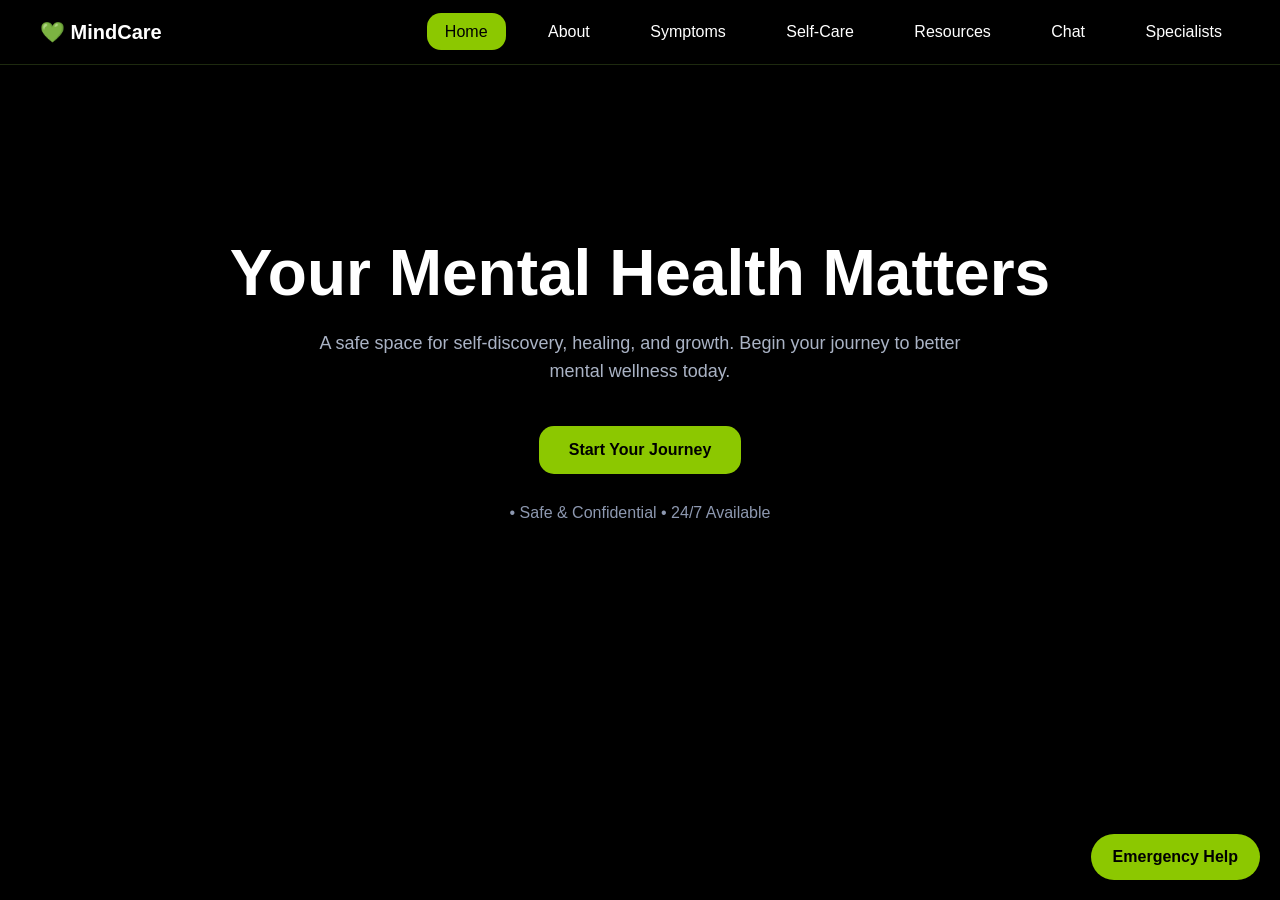
<file: index.html>
<!DOCTYPE html>
<html lang="en">
<head>
  <meta charset="UTF-8">
  <title>MindCare</title>
  <link rel="stylesheet" href="style.css">
</head>

<body>

  
  <nav class="navbar">
    <div class="logo">💚 MindCare</div>
    <div class="nav-links">
      <a href="index.html" class="active">Home</a>
      <a href="about.html">About</a>
      <a href="symptoms.html">Symptoms</a>
      <a href="selfcare.html">Self-Care</a>
      <a href="resources.html">Resources</a>
      <a href="chat.html">Chat</a>
      <a href="specialists.html">Specialists</a>
    </div>
  </nav>

  
  <section class="hero">
    <h1>Your Mental Health Matters</h1>

    <p>
      A safe space for self-discovery, healing, and growth. 
      Begin your journey to better mental wellness today.
    </p>

    <button onclick="goLogin()">Start Your Journey</button>

    <div class="hero-info">
      <span>• Safe & Confidential</span>
      <span>• 24/7 Available</span>
    </div>
  </section>
  <div class="emergency-button" onclick="showEmergencyHelp()">
  Emergency Help
</div>

  <script src="script.js"></script>
</body>
</html>
</file>
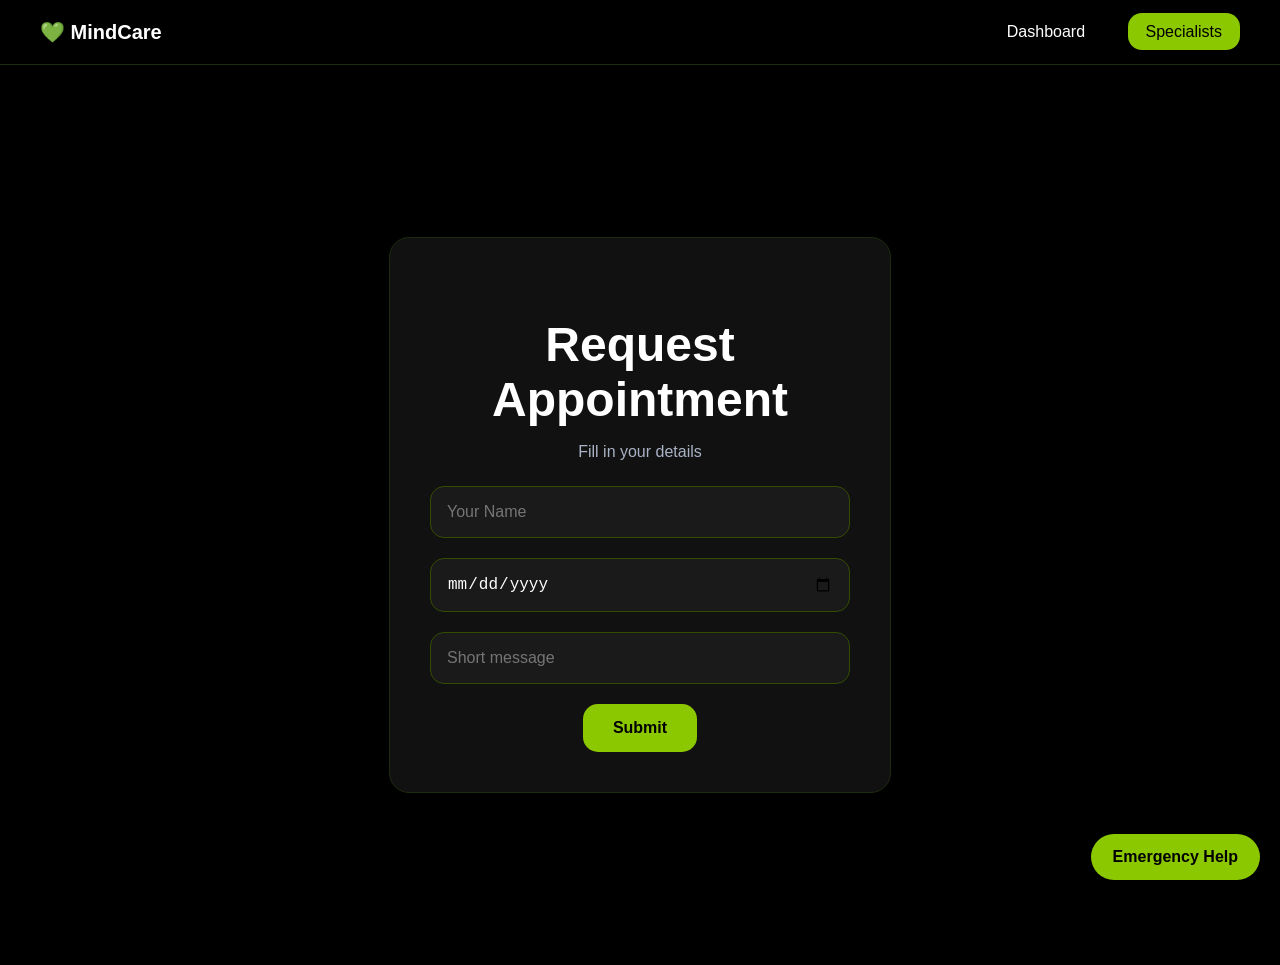
<file: appointment.html>
<!DOCTYPE html>
<html lang="en">
<head>
  <meta charset="UTF-8">
  <title>MindCare - Appointment</title>
  <link rel="stylesheet" href="style.css">
</head>
<body>

  <nav class="navbar">
    <div class="logo">💚 MindCare</div>
    <div class="nav-links">
      <a href="dashboard.html">Dashboard</a>
      <a href="specialists.html" class="active">Specialists</a>
    </div>
  </nav>

  <section class="login-page">
    <div class="login-box">
      <h1>Request Appointment</h1>
      <p>Fill in your details</p>

      <input type="text" id="name" placeholder="Your Name">
      <input type="date" id="date">
      <input type="text" id="message" placeholder="Short message">

      <button onclick="submitAppointment()">Submit</button>
    </div>
  </section>

  <div class="emergency-button" onclick="showEmergencyHelp()">
  Emergency Help
</div>

  <script src="script.js"></script>
</body>
</html>
</file>
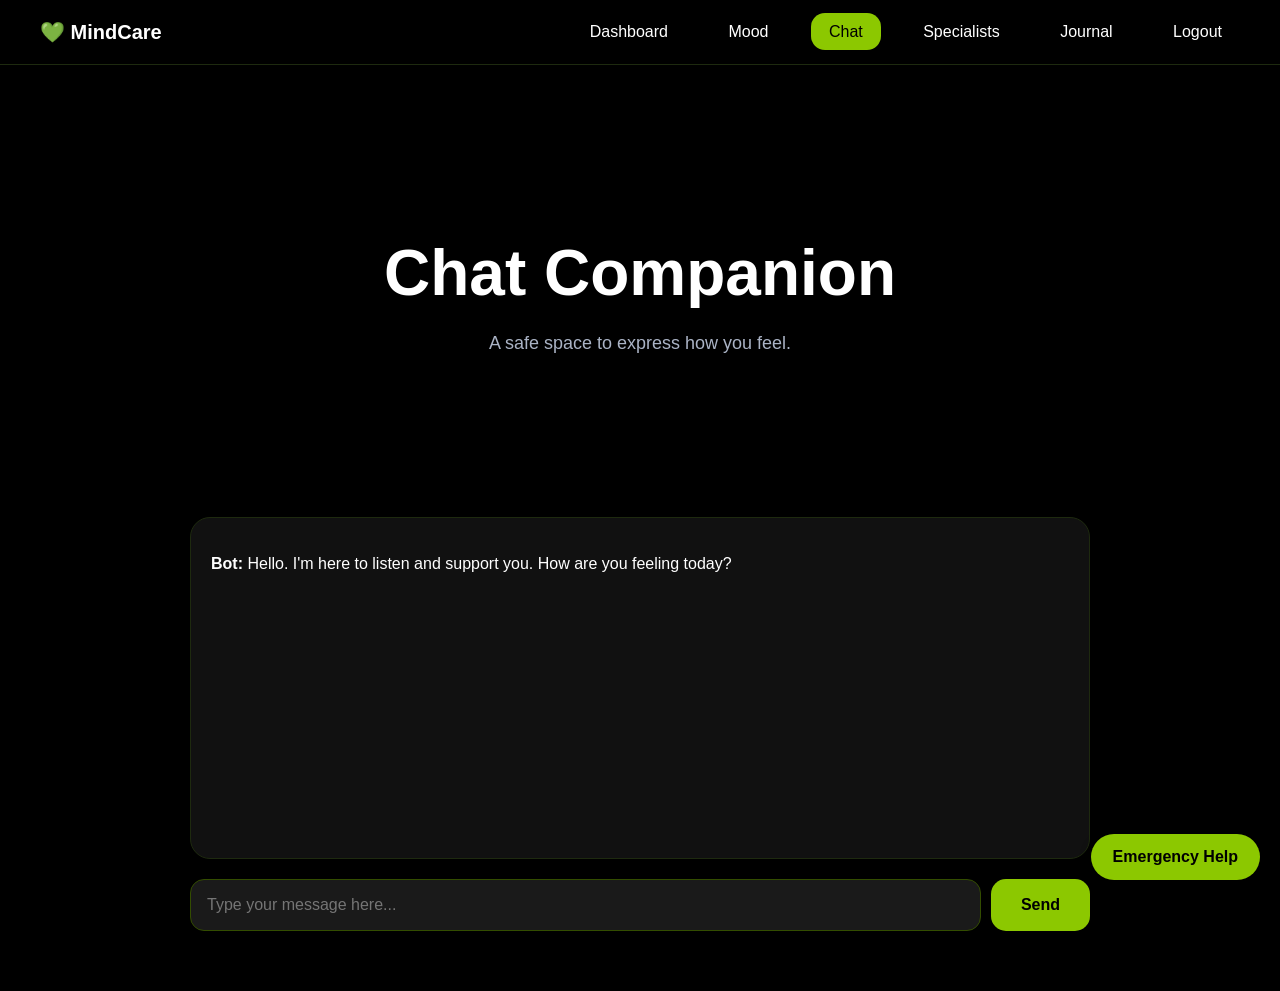
<file: chat.html>
<!DOCTYPE html>
<html lang="en">
<head>
  <meta charset="UTF-8">
  <title>MindCare - Chat</title>
  <link rel="stylesheet" href="style.css">
</head>
<body>

  <nav class="navbar">
    <div class="logo">💚 MindCare</div>
    <div class="nav-links">
      <a href="dashboard.html">Dashboard</a>
      <a href="mood.html">Mood</a>
      <a href="chat.html" class="active">Chat</a>
      <a href="specialists.html">Specialists</a>
      <a href="journal.html">Journal</a>
      <a href="index.html">Logout</a>
    </div>
  </nav>

  <section class="hero">
    <h1>Chat Companion</h1>
    <p>A safe space to express how you feel.</p>
  </section>

  <section class="chat-container">
    <div id="chatBox" class="chat-box">
      <p><strong>Bot:</strong> Hello. I'm here to listen and support you. How are you feeling today?</p>
    </div>

    <div class="chat-input-row">
      <input type="text" id="chatInput" placeholder="Type your message here...">
      <button onclick="sendMessage()">Send</button>
    </div>
  </section>

  <div class="emergency-button" onclick="showEmergencyHelp()">
  Emergency Help
</div>

  <script src="script.js"></script>
</body>
</html>
</file>
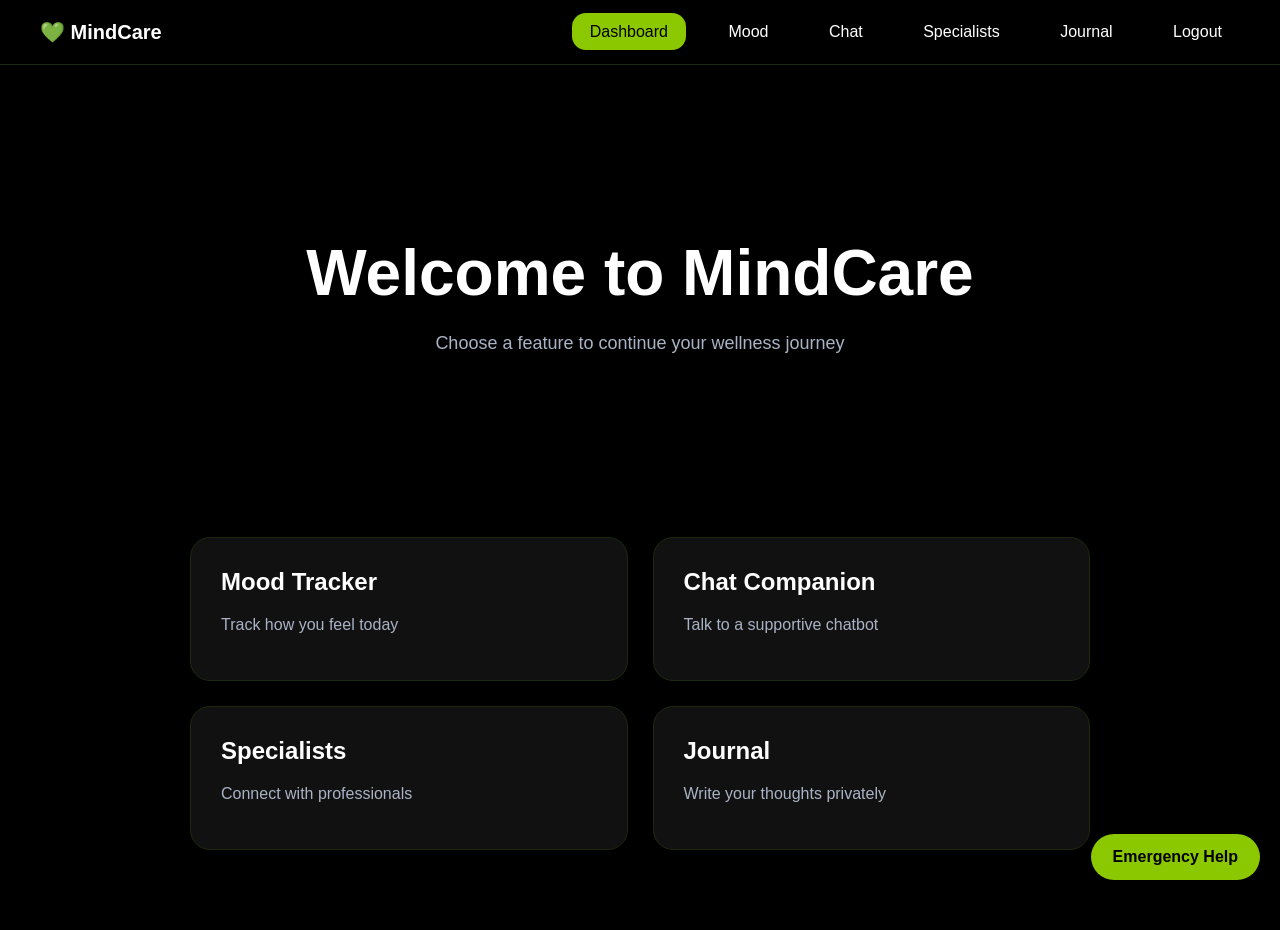
<file: dashboard.html>
<!DOCTYPE html>
<html lang="en">
<head>
  <meta charset="UTF-8">
  <title>MindCare - Dashboard</title>
  <link rel="stylesheet" href="style.css">
</head>
<body>

  <!-- NAVBAR -->
  <nav class="navbar">
    <div class="logo">💚 MindCare</div>
    <div class="nav-links">
      <a href="dashboard.html" class="active">Dashboard</a>
      <a href="mood.html">Mood</a>
      <a href="chat.html">Chat</a>
      <a href="specialists.html">Specialists</a>
      <a href="journal.html">Journal</a>
      <a href="index.html">Logout</a>
    </div>
  </nav>

  <!-- HEADER -->
  <section class="hero">
    <h1>Welcome to MindCare</h1>
    <p>Choose a feature to continue your wellness journey</p>
  </section>

  <!-- FEATURE CARDS -->
  <section class="cards-section">

    <div class="feature-card" onclick="window.location.href='mood.html'">
      <h2>Mood Tracker</h2>
      <p>Track how you feel today</p>
    </div>

    <div class="feature-card" onclick="window.location.href='chat.html'">
      <h2>Chat Companion</h2>
      <p>Talk to a supportive chatbot</p>
    </div>

    <div class="feature-card" onclick="window.location.href='specialists.html'">
      <h2>Specialists</h2>
      <p>Connect with professionals</p>
    </div>

    <div class="feature-card" onclick="window.location.href='journal.html'">
      <h2>Journal</h2>
      <p>Write your thoughts privately</p>
    </div>

  </section>
  <div class="emergency-button" onclick="showEmergencyHelp()">
  Emergency Help
</div>

</body>
</html>
</file>
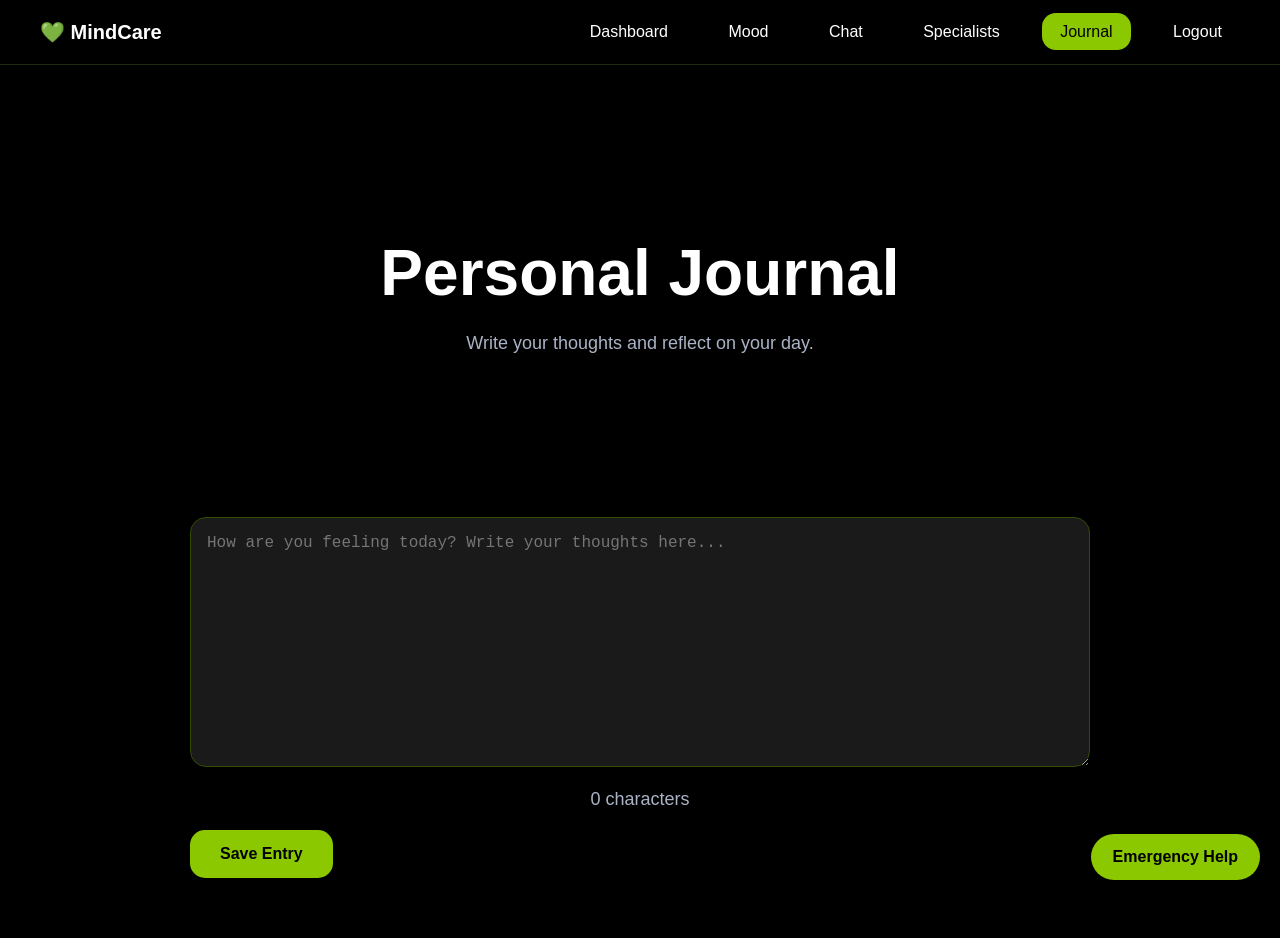
<file: journal.html>
<!DOCTYPE html>
<html lang="en">
<head>
  <meta charset="UTF-8">
  <title>MindCare - Journal</title>
  <link rel="stylesheet" href="style.css">
</head>
<body>

  <nav class="navbar">
    <div class="logo">💚 MindCare</div>
    <div class="nav-links">
      <a href="dashboard.html">Dashboard</a>
      <a href="mood.html">Mood</a>
      <a href="chat.html">Chat</a>
      <a href="specialists.html">Specialists</a>
      <a href="journal.html" class="active">Journal</a>
      <a href="index.html">Logout</a>
    </div>
  </nav>

  <section class="hero">
    <h1>Personal Journal</h1>
    <p>Write your thoughts and reflect on your day.</p>
  </section>

  <section class="chat-container">

    <textarea 
      id="journalText" 
      class="journal-box"
      placeholder="How are you feeling today? Write your thoughts here..."
      oninput="updateCharCount()"
    ></textarea>

    <p id="charCount" class="center-text">0 characters</p>

    <button onclick="saveJournal()">Save Entry</button>

    <p id="journalResult" class="center-text"></p>

  </section>
  <div class="emergency-button" onclick="showEmergencyHelp()">
  Emergency Help
</div>

  <script src="script.js"></script>
</body>
</html>
</file>
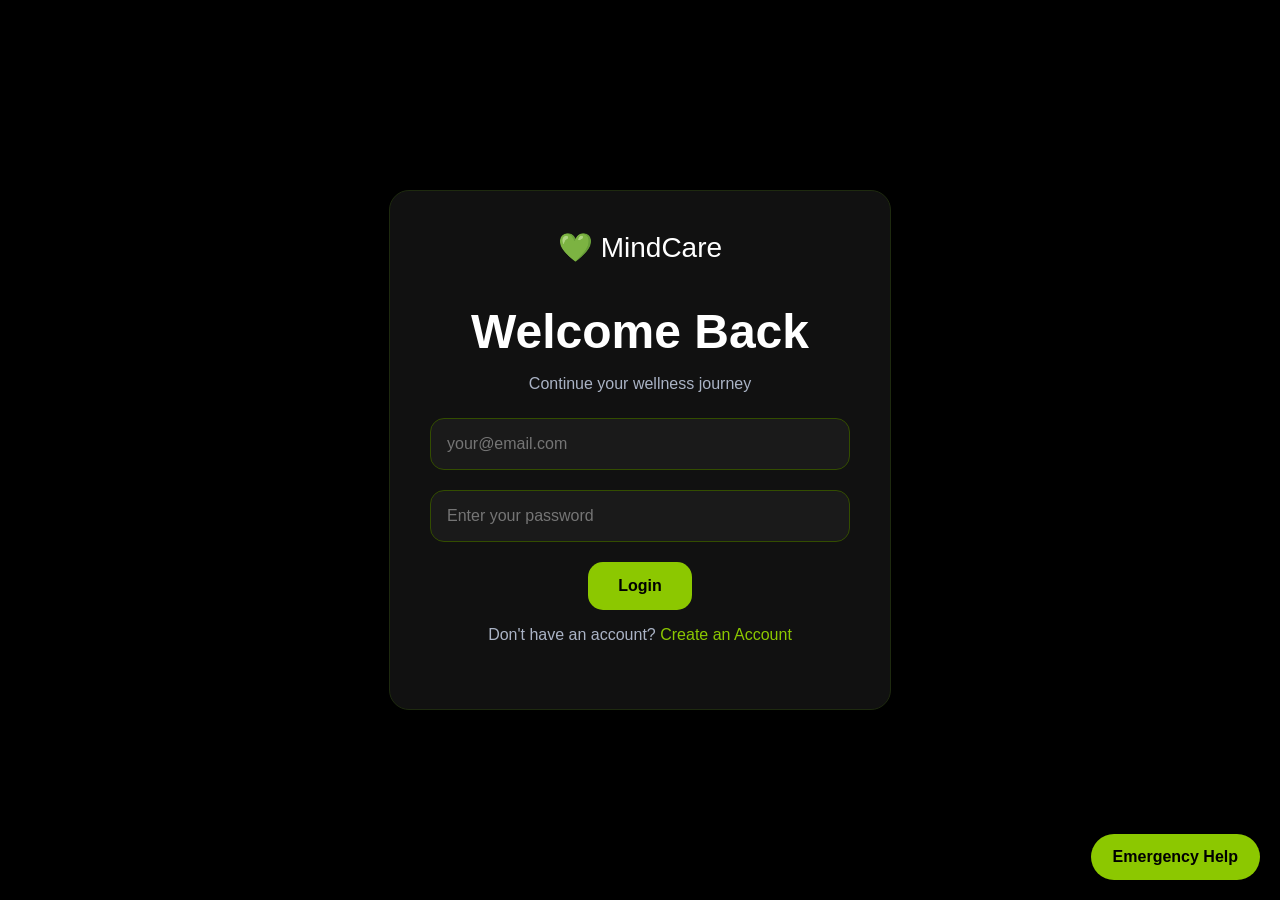
<file: login.html>
<!DOCTYPE html>
<html lang="en">
<head>
  <meta charset="UTF-8">
  <meta name="viewport" content="width=device-width, initial-scale=1.0">
  <title>MindCare - Login</title>
  <link rel="stylesheet" href="style.css">
</head>
<body>

  <section class="login-page">
    <div class="login-box">
      <div class="login-logo">💚 MindCare</div>
      <h1>Welcome Back</h1>
      <p>Continue your wellness journey</p>

      <input type="email" id="email" placeholder="your@email.com">
      <input type="password" id="password" placeholder="Enter your password">

      <button onclick="loginUser()">Login</button>

      <p class="small-text">Don't have an account? <a href="register.html">Create an Account</a></p>
      </p>
    </div>
  </section>
  <div class="emergency-button" onclick="showEmergencyHelp()">
  Emergency Help
</div>

  <script src="script.js"></script>
</body>
</html>
</file>
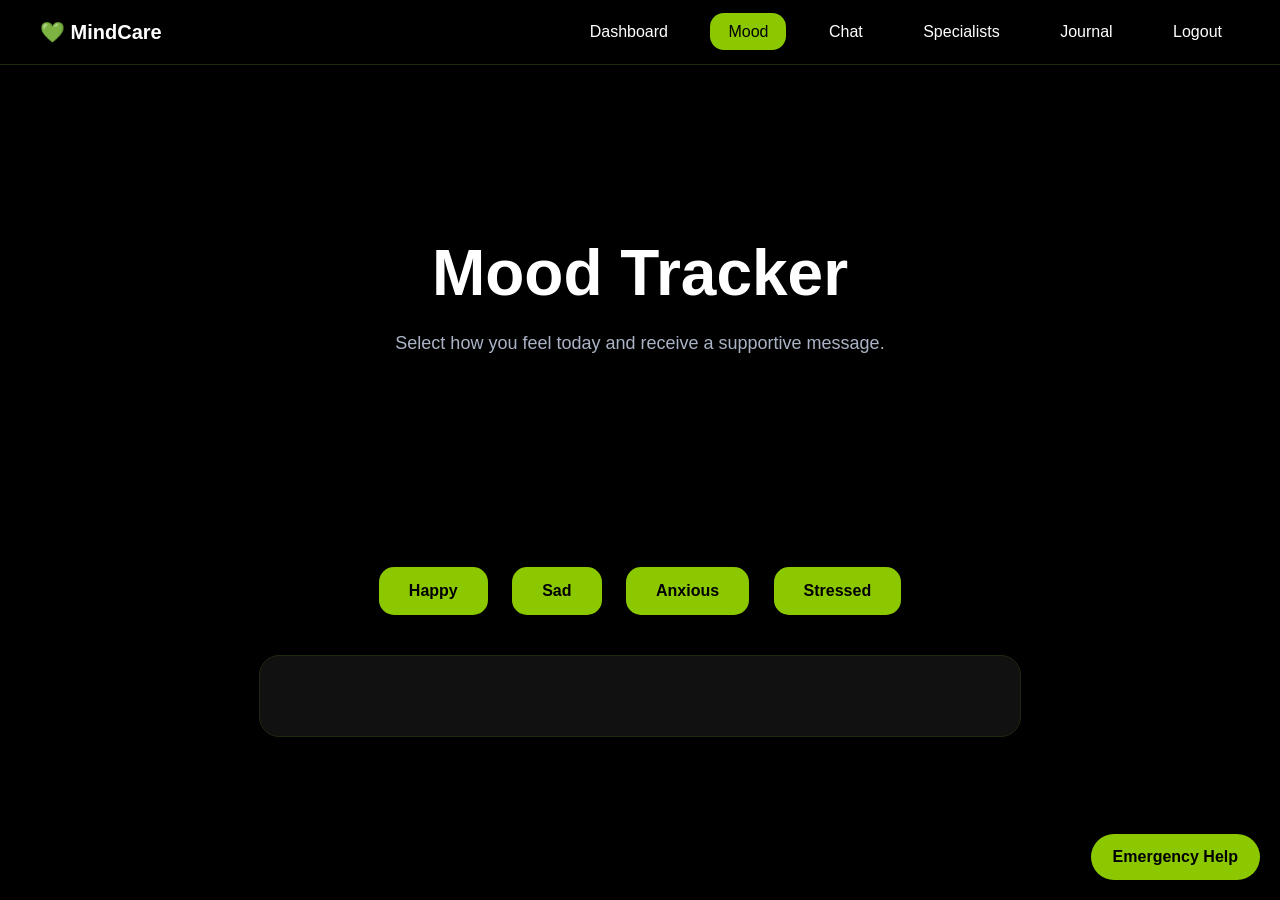
<file: mood.html>
<!DOCTYPE html>
<html lang="en">
<head>
  <meta charset="UTF-8">
  <title>MindCare - Mood Tracker</title>
  <link rel="stylesheet" href="style.css">
</head>
<body>

  <nav class="navbar">
    <div class="logo">💚 MindCare</div>
    <div class="nav-links">
      <a href="dashboard.html">Dashboard</a>
      <a href="mood.html" class="active">Mood</a>
      <a href="chat.html">Chat</a>
      <a href="specialists.html">Specialists</a>
      <a href="journal.html">Journal</a>
      <a href="index.html">Logout</a>
    </div>
  </nav>

  <section class="hero">
    <h1>Mood Tracker</h1>
    <p>Select how you feel today and receive a supportive message.</p>
  </section>

  <section class="mood-section">
    <div class="mood-buttons">
      <button onclick="saveMood('Happy')">Happy</button>
      <button onclick="saveMood('Sad')">Sad</button>
      <button onclick="saveMood('Anxious')">Anxious</button>
      <button onclick="saveMood('Stressed')">Stressed</button>
    </div>

    <div class="mood-result-box">
      <p id="moodResult" class="center-text"></p>
      <p id="moodMessage" class="mood-message"></p>
    </div>
  </section>
  <div class="emergency-button" onclick="showEmergencyHelp()">
  Emergency Help
</div>

  <script src="script.js"></script>
</body>
</html>
</file>
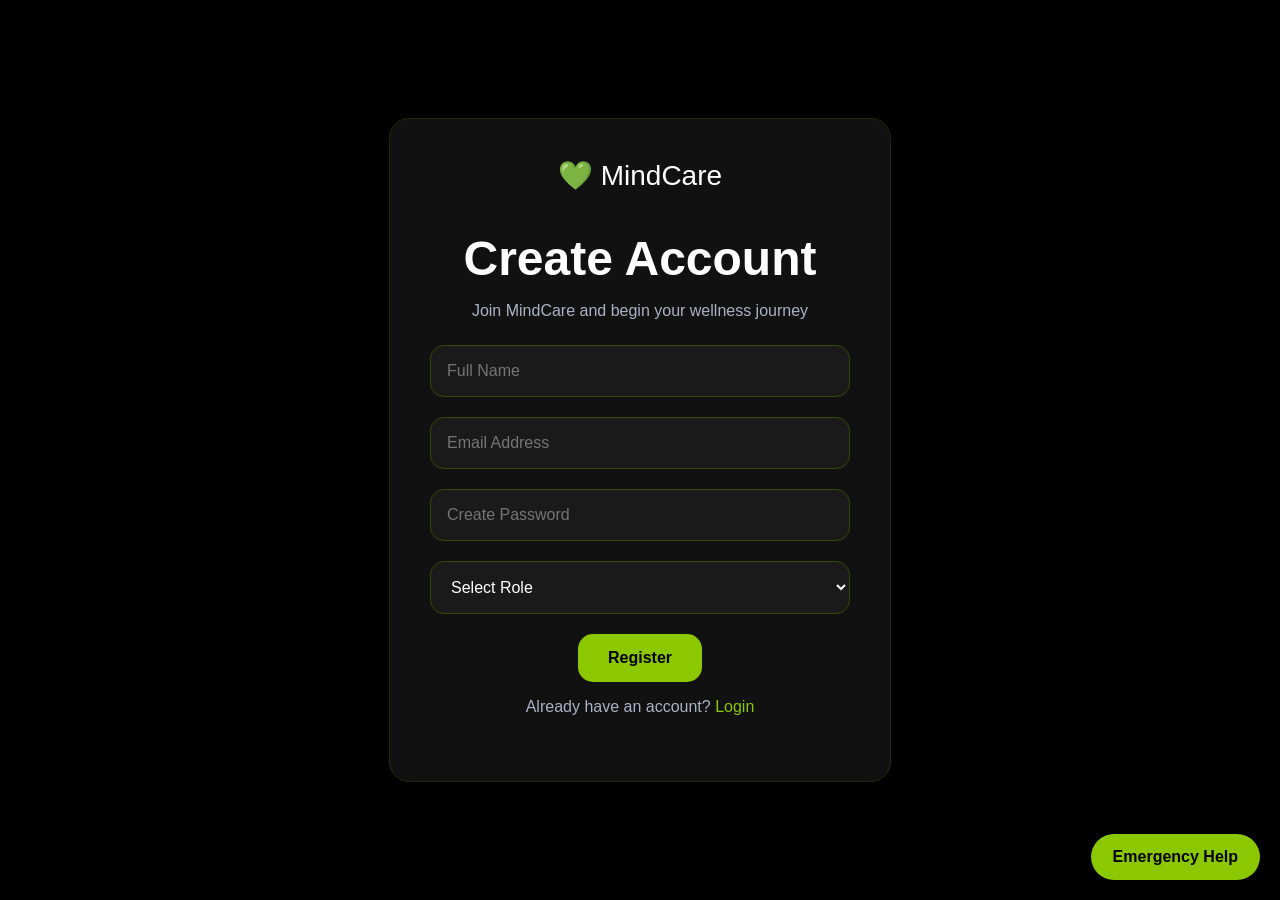
<file: register.html>
<!DOCTYPE html>
<html lang="en">
<head>
  <meta charset="UTF-8">
  <title>MindCare - Register</title>
  <link rel="stylesheet" href="style.css">
</head>
<body>

  <section class="login-page">
    <div class="login-box">
      <div class="login-logo">💚 MindCare</div>
      <h1>Create Account</h1>
      <p>Join MindCare and begin your wellness journey</p>

      <input type="text" id="regName" placeholder="Full Name">
      <input type="email" id="regEmail" placeholder="Email Address">
      <input type="password" id="regPassword" placeholder="Create Password">

      <select id="regRole" class="role-select">
        <option value="">Select Role</option>
        <option value="User">User</option>
        <option value="Specialist">Specialist</option>
        <option value="Admin">Admin</option>
      </select>

      <button onclick="registerUser()">Register</button>

      <p class="small-text">Already have an account? <a href="login.html">Login</a></p>
    </div>
  </section>

  <div class="emergency-button" onclick="showEmergencyHelp()">
    Emergency Help
  </div>

  <script src="script.js"></script>
</body>
</html>
</file>
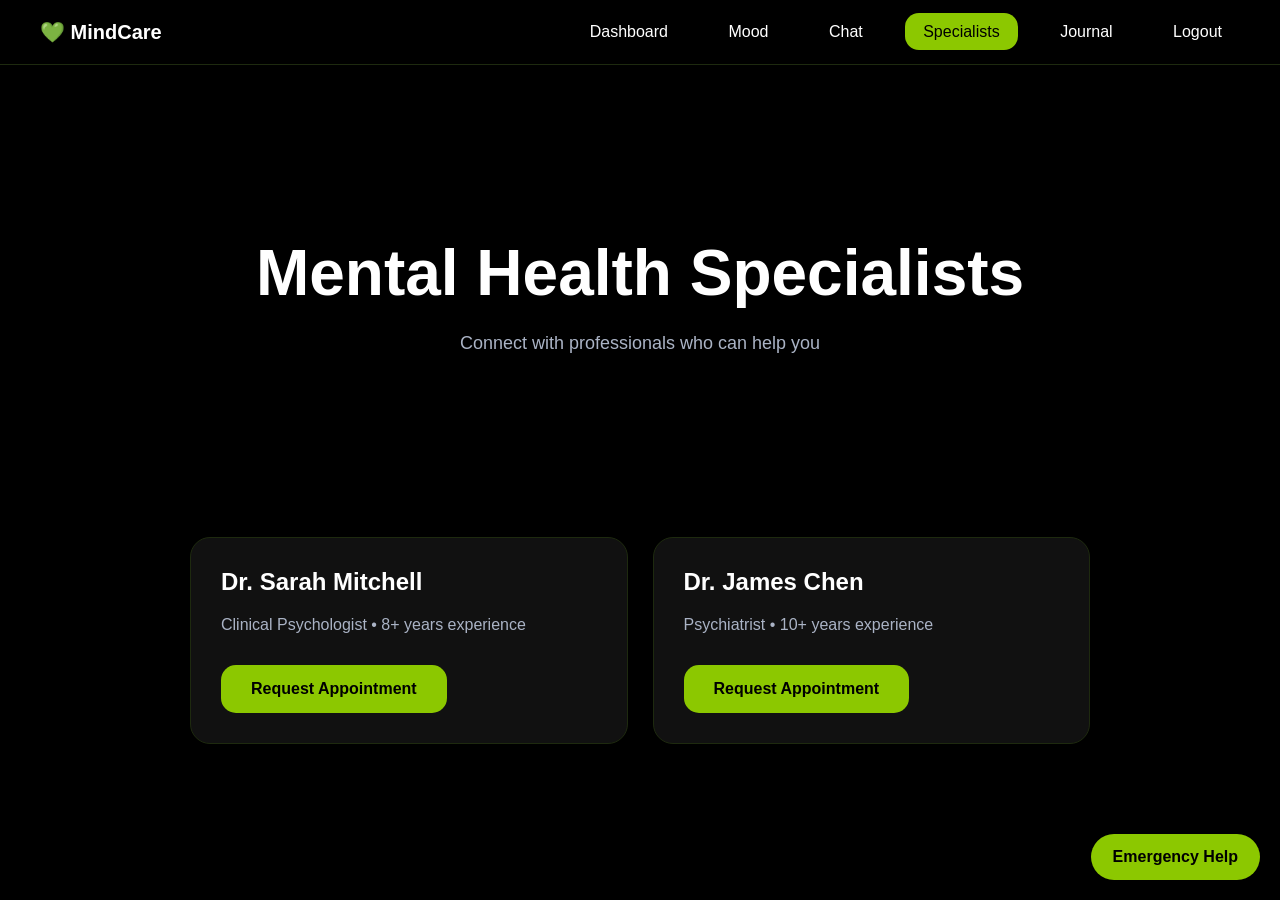
<file: specialists.html>
<!DOCTYPE html>
<html lang="en">
<head>
  <meta charset="UTF-8">
  <title>MindCare - Specialists</title>
  <link rel="stylesheet" href="style.css">
</head>
<body>

  <nav class="navbar">
    <div class="logo">💚 MindCare</div>
    <div class="nav-links">
      <a href="dashboard.html">Dashboard</a>
      <a href="mood.html">Mood</a>
      <a href="chat.html">Chat</a>
      <a href="specialists.html" class="active">Specialists</a>
      <a href="journal.html">Journal</a>
      <a href="index.html">Logout</a>
    </div>
  </nav>

  <section class="hero">
    <h1>Mental Health Specialists</h1>
    <p>Connect with professionals who can help you</p>
  </section>

  <section class="cards-section">

    <div class="feature-card">
      <h2>Dr. Sarah Mitchell</h2>
      <p>Clinical Psychologist • 8+ years experience</p>
      <button onclick="goAppointment()">Request Appointment</button>
    </div>

    <div class="feature-card">
      <h2>Dr. James Chen</h2>
      <p>Psychiatrist • 10+ years experience</p>
      <button onclick="goAppointment()">Request Appointment</button>
    </div>

  </section>
  <div class="emergency-button" onclick="showEmergencyHelp()">
  Emergency Help
</div>

  <script src="script.js"></script>
</body>
</html>
</file>
<file: style.css>
body {
  margin: 0;
  font-family: Arial, sans-serif;
  background-color: #000;
  color: white;
}


.navbar {
  display: flex;
  justify-content: space-between;
  align-items: center;
  padding: 20px 40px;
  border-bottom: 1px solid #1e2a0f;
}

.logo {
  font-size: 20px;
  font-weight: bold;
}

.nav-links a {
  color: white;
  text-decoration: none;
  margin-left: 20px;
  padding: 10px 18px;
  border-radius: 14px;
}

.nav-links a.active {
  background-color: #8cc800;
  color: black;
}


.hero {
  text-align: center;
  padding: 120px 20px;
}

.hero h1 {
  font-size: 64px;
  margin-bottom: 20px;
}

.hero p {
  font-size: 18px;
  color: #aab3c5;
  max-width: 700px;
  margin: 0 auto 40px auto;
}

button {
  background-color: #8cc800;
  color: black;
  border: none;
  padding: 15px 30px;
  border-radius: 15px;
  font-size: 16px;
  cursor: pointer;
}

.hero-info {
  margin-top: 30px;
  color: #8d98b0;
}





/* LOGIN Page csss i really hope this doesent mess things up cuz that would be messy lol*/

.login-page {
  display: flex;
  justify-content: center;
  align-items: center;
  min-height: 100vh;
}

.login-box {
  background-color: #111;
  border: 1px solid #1e2a0f;
  border-radius: 20px;
  width: 420px;
  padding: 40px;
  text-align: center;
}

.login-logo {
  font-size: 28px;
  margin-bottom: 20px;
}

.login-box h1 {
  margin-bottom: 10px;
  font-size: 48px;
}

.login-box p {
  color: #aab3c5;
  margin-bottom: 25px;
}

.login-box input {
  width: 100%;
  padding: 16px;
  margin-bottom: 20px;
  border-radius: 14px;
  border: 1px solid #334d00;
  background: #1a1a1a;
  color: white;
  font-size: 16px;
  box-sizing: border-box;
}

.small-text a {
  color: #8cc800;
  text-decoration: none;
}



/* dashboard */
.cards-section {
  display: grid;
  grid-template-columns: repeat(2, 1fr);
  gap: 25px;
  max-width: 900px;
  margin: 20px auto 80px auto;
  padding: 0 20px;
}

.feature-card {
  background-color: #111;
  border: 1px solid #1e2a0f;
  border-radius: 20px;
  padding: 30px;
  cursor: pointer;
  transition: 0.2s;
}

.feature-card:hover {
  transform: translateY(-5px);
  border-color: #8cc800;
}

.feature-card h2 {
  margin-top: 0;
}

.feature-card p {
  color: #aab3c5;
}

/* Mood track*/
.mood-section {
  text-align: center;
  padding: 20px;
}

.mood-buttons {
  margin-top: 20px;
}

.mood-buttons button {
  margin: 10px;
}

.mood-result-box {
  max-width: 700px;
  margin: 30px auto;
  background-color: #111;
  border: 1px solid #1e2a0f;
  border-radius: 20px;
  padding: 30px;
}

.center-text {
  text-align: center;
  color: #aab3c5;
  font-size: 18px;
  margin-bottom: 20px;
}

.mood-message {
  text-align: center;
  color: #8cc800;
  font-size: 20px;
  line-height: 1.6;
}


.chat-container {
  max-width: 900px;
  margin: 0 auto 60px auto;
  padding: 0 20px;
}

.chat-box {
  background-color: #111;
  border: 1px solid #1e2a0f;
  border-radius: 20px;
  min-height: 300px;
  padding: 20px;
  margin-bottom: 20px;
  line-height: 1.8;
}

.chat-input-row {
  display: flex;
  gap: 10px;
}

.chat-input-row input {
  flex: 1;
  padding: 16px;
  border-radius: 14px;
  border: 1px solid #334d00;
  background: #1a1a1a;
  color: white;
  font-size: 16px;
  box-sizing: border-box;
}


.journal-box {
  width: 100%;
  min-height: 250px;
  padding: 16px;
  border-radius: 16px;
  border: 1px solid #334d00;
  background: #1a1a1a;
  color: white;
  font-size: 16px;
  box-sizing: border-box;
}



.emergency-button {
  position: fixed;
  bottom: 20px;
  right: 20px;
  background-color: #8cc800;
  color: black;
  padding: 14px 22px;
  border-radius: 30px;
  font-weight: bold;
  cursor: pointer;
  box-shadow: 0 4px 12px rgba(0, 0, 0, 0.35);
  z-index: 999;
}

.emergency-button:hover {
  opacity: 0.9;
}



.hero h1 {
  line-height: 1.1;
}

.hero p {
  line-height: 1.6;
}

button {
  font-weight: bold;
  transition: 0.2s;
}

button:hover {
  opacity: 0.92;
  transform: translateY(-2px);
}

.feature-card button {
  margin-top: 15px;
}

.chat-box p {
  margin: 12px 0;
}

textarea:focus,
input:focus {
  outline: none;
  border-color: #8cc800;
}

.role-select {
  width: 100%;
  padding: 16px;
  margin-bottom: 20px;
  border-radius: 14px;
  border: 1px solid #334d00;
  background: #1a1a1a;
  color: white;
  font-size: 16px;
  box-sizing: border-box;
}
</file>
